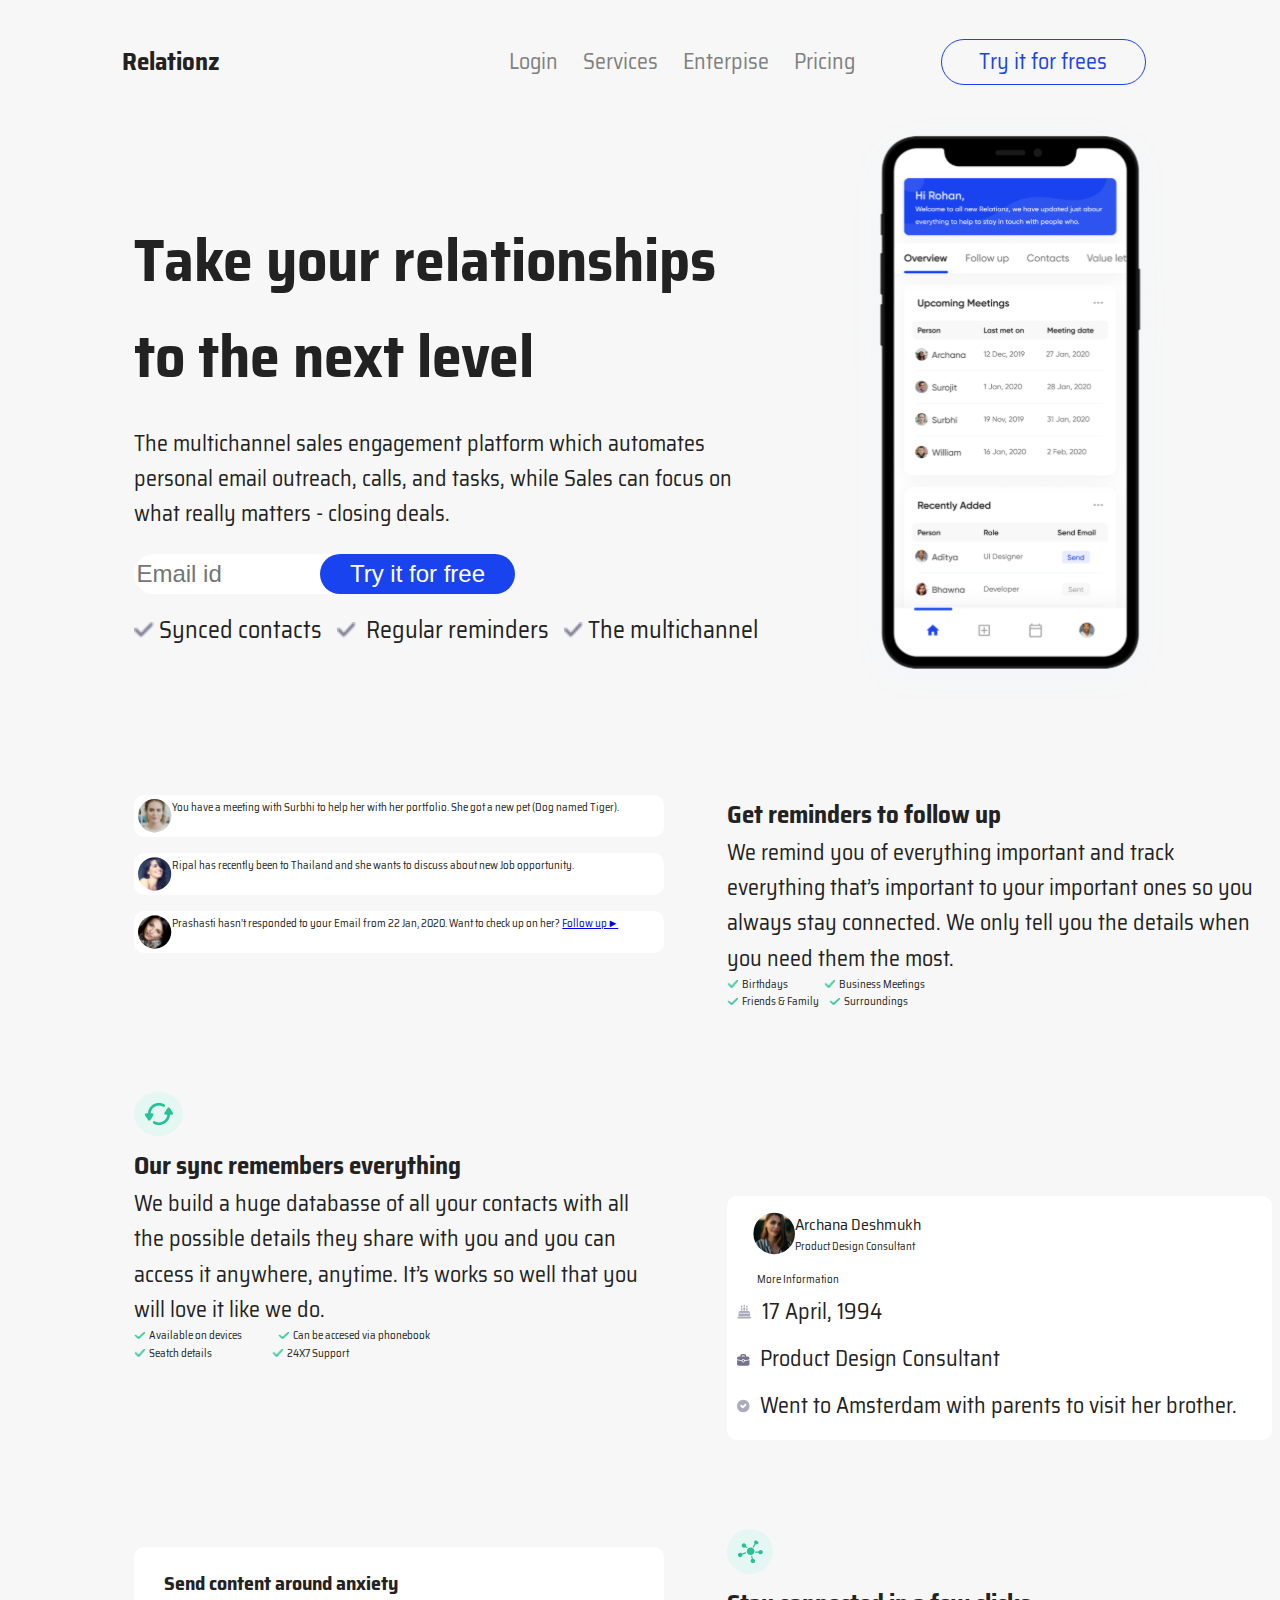
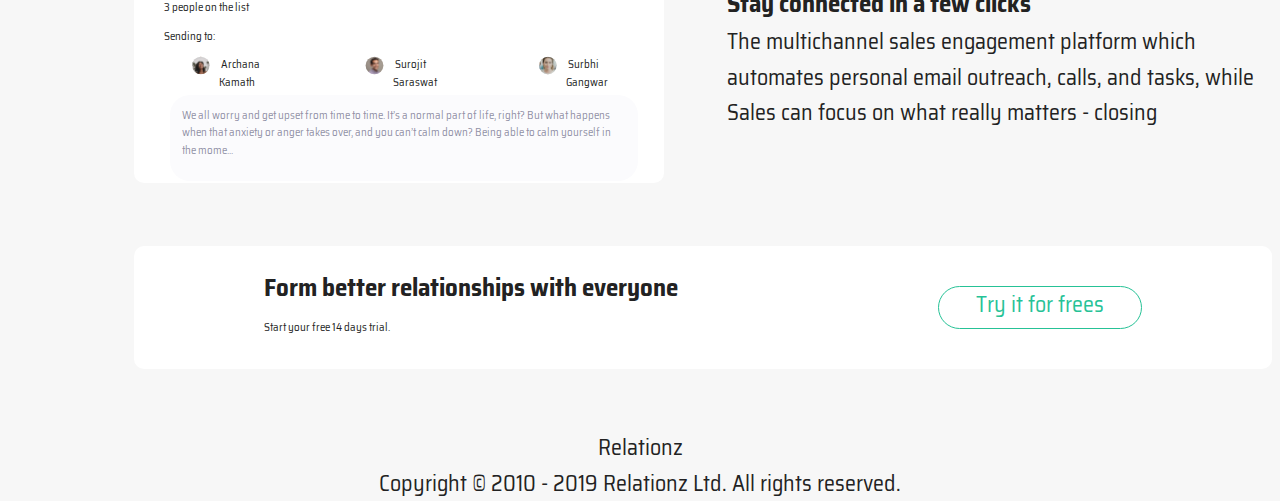
<file: labs-2/index.html>
<!DOCTYPE html>
<html lang="en">

<head>
    <meta charset="UTF-8">
    <meta name="viewport" content="width=device-width, initial-scale=1.0">
    <link rel="stylesheet" href="css/style.css">
    <link href="https://fonts.googleapis.com/css2?family=Saira+Semi+Condensed:wght@500;600;700&display=swap" rel="stylesheet">
    <title>Document</title>
</head>

<body>

    <header>
        <div class="conteiner">

            <div class="header_inner">
                <div class="header_logo">
                    <a> Relationz</a>
                </div>
                <div class="header_burger">
                    <span></span>
                </div>
                <nav class="header_menu">
                    <a class="nav_link">Login</a>
                    <a class="nav_link" href="https://www.film.ru/sites/default/files/styles/thumb_1024x450/public/filefield_paths/maxresdefault_239.jpg">Services</a>
                    <a class="nav_link" href="https://flexboxfroggy.com/#ru">Enterpise</a>
                    <a class="nav_link" href="https://tproger.ru/translations/how-css-flexbox-works/">Pricing</a>
                </nav>
                <div class="nav_button" href="#">
                    Try it for frees
                </div>


            </div>

        </div>
    </header>
    <div class="intro">
        <div class="main_information">
            <div class="title">
                <a>Take your relationships to the next level</a>

            </div>
            <div class="subtitle">
                <p>The multichannel sales engagement platform which automates personal email outreach, calls, and tasks, while Sales can focus on what really matters - closing deals.</p>

            </div>
            <div class="email">
                <input type="email" placeholder="Email id">
                <button> Try it for free</button>

            </div>
            <div class="check_box ">
                <img src="image/done.png" alt="">&shy Synced contacts &shy &shy <img src="image/done.png" alt=""> &shy Regular reminders &shy &shy <img src="image/done.png" alt="">&shy The multichannel

            </div>



        </div>
        <div class="image ">

            <div class="mockup ">
                <img src="image/Mockup.svg " alt="mockup "></div>

        </div>

    </div>
    <div class="info">
        <div class="column_left">
            <div class="left_row1">
                <div class="sub_row1_text1">
                    <img src="image/Face/face1.svg" alt="Face_one">
                    <a>You have a meeting with Surbhi to help her with her portfolio. She got a new pet (Dog named Tiger).</a>
                </div>
                <div class="sub_row1_text2">
                    <img src="image/Face/face2.svg" alt="Face_two">
                    <a>Ripal has recently been to Thailand and she wants to discuss about new Job opportunity.</a>
                </div>
                <div class="sub_row1_text3">
                    <img src="image/Face/face3.svg" alt="Face_thirdy">
                    <div><a>Prashasti hasn’t responded to your Email from 22 Jan, 2020. Want to check up on her? <a href="#" >Follow up&#9658</href></a> </a>
                    </div>
                </div>

            </div>
            <div class="left_row2">
                <img src="image/arrows.png" class="arrows" alt="">
                <div class="left_row2_title">
                    Our sync remembers everything
                </div>
                <a>We build a huge databasse of all your contacts with all the possible details they share with you and you can access it anywhere, anytime. It’s works so well that you will love it like we do.</a>
                <div class="check">
                    <div class="check1">
                        <img src="image/check.png" alt=""> &shy Available on devices &shy &shy &shy &shy &shy &shy &shy &shy &shy &shy &shy &shy &shy &shy &shy &shy &shy <img src="image/check.png" alt=""> &shy Can be accesed via phonebook
                    </div>


                    <div class="check2">
                        <img src="image/check.png" alt=""> &shy Seatch details &shy &shy &shy &shy &shy &shy &shy &shy &shy &shy &shy &shy &shy &shy &shy &shy &shy &shy &shy &shy &shy &shy &shy &shy &shy &shy &shy &shy &shy <img src="image/check.png"
                            alt=""> &shy 24X7 Support
                    </div>

                </div>
            </div>
            <div class="left_row3 ">
                <div class="left_row3_info">
                    <div class="left_row3_title">Send content around anxiety</div>
                    <a>3 people on the list</a>
                    <p> Sending to:</p>
                </div>
                <div class="people_row">
                    <div class="peaple_info"> <img src="image/Face/Ellipse (1).svg" alt=""> &shy Archana Kamath </div>
                    <div class="peaple_info"> <img src="image/Face/Ellipse (2).svg" alt=""> &shy Surojit Saraswat</div>
                    <div class="peaple_info"> <img src="image/Face/Ellipse (3).svg" alt=""> &shy Surbhi Gangwar</div>
                </div>
                <div class="messenger">
                    We all worry and get upset from time to time. It’s a normal part of life, right? But what happens when that anxiety or anger takes over, and you can’t calm down? Being able to calm yourself in the mome... </div>

            </div>

        </div>
        <div class="column_right">
            <div class="right_row1">
                <div class="row1_title">Get reminders to follow up</div>
                <a>We remind you of everything important and track everything that’s important to your important ones so you always stay connected. We only tell you the details when you need them the most.</a>
                <div class="check">
                    <div class="check1">
                        <img src="image/check.png" alt=""> &shy Birthdays &shy &shy &shy &shy &shy &shy &shy &shy &shy &shy &shy &shy &shy &shy &shy &shy &shy <img src="image/check.png" alt=""> &shy Business Meetings
                    </div>


                    <div class="check2">
                        <img src="image/check.png" alt=""> &shy Friends & Family &shy &shy &shy &shy <img src="image/check.png" alt=""> &shy Surroundings
                    </div>

                </div>
            </div>
            <div class="right_row2">
                <div class="title_row2_text1">
                    <img src="image/Face/Face4.svg" alt="Face">
                    <div>Archana Deshmukh
                        <div class="title_row2_subText">Product Design Consultant</div>
                    </div>
                </div>
                <div class="sub_row2_text1">More Information</div>
                <div class="sub_row2_text2"> <img src="image/Group.svg" alt=""> &shy 17 April, 1994</div>
                <div class="sub_row2_text3"> <img src="image/Group (1).svg" alt="">&shy &shy Product Design Consultant</div>
                <div class="sub_row2_text4"> <img src="image/Vector.svg" alt="">&shy &shy Went to Amsterdam with parents to visit her brother.</div>
            </div>
            <div class="right_row3">
                <img src="image/Virus.svg" class="arrows" alt="">
                <div class="right_row3_title">
                    Stay connected in a few clicks
                </div>
                <a>The multichannel sales engagement platform which automates personal email outreach, calls, and tasks, while Sales can focus on what really matters - closing</a>

            </div>
        </div>

    </div>





    </div>

    <div class="bottom_baner">
        <div class="bottom_info">
            <div class="sub_text">
                <div class="bottom_title">Form better relationships with everyone</div>
                <p class="sub_text">Start your free 14 days trial.</p>
            </div>
            <div class="bottom_button" href="#">
                Try it for frees
            </div>
        </div>

    </div>
    <footer>

        <a>Relationz</a>
        <br>
        <a>Copyright &copy 2010 - 2019 Relationz Ltd. All rights reserved.</a>


    </footer>
    <script src="https://code.jquery.com/jquery-3.4.1.slim.min.js"></script>
    <script src="script/script.js"></script>
</body>

</html>
</file>
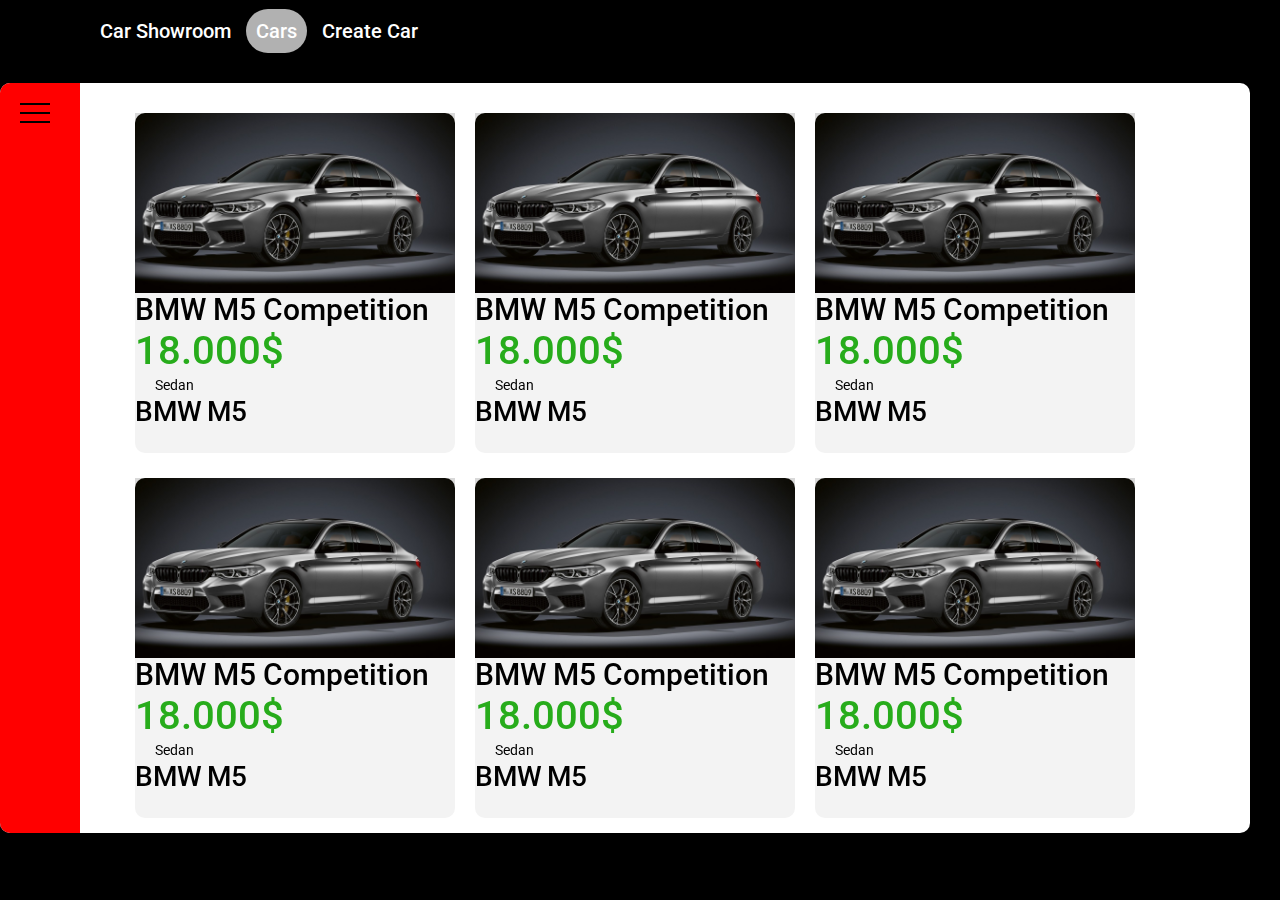
<file: cars.html>
<!DOCTYPE html>
<html lang="en">

<head>
    <meta charset="UTF-8">
    <meta name="viewport" content="width=device-width, initial-scale=1.0">
    <link rel="stylesheet" href="css/style.css">
    <link href="https://fonts.googleapis.com/css2?family=Roboto:ital,wght@0,300;0,400;0,500;0,700;0,900;1,100;1,300;1,400;1,500;1,700&display=swap" rel="stylesheet">
    <title>Car Shop</title>
</head>

<body>
    <header>
        <div class="conteiner">
            <div class="header_inner">
                <nav class="header_nav">
                    <a class="nav_link" href=""> Car Showroom</a>
                    <a class="nav_link cars" href="">Cars</a>
                    <a class="nav_link" href=".//create.html">Create Car</a>
                </nav>
            </div>
        </div>
    </header>
    <div class="conteiner_car">


        <div class="hero_card">

            <div class="slider_menu">
                <div class="header_burger">
                    <span></span>
                </div>

                <div class="slider_text">

                </div>
            </div>

            <div class="card_pole">
                <div class="cars_card">
                    <div class="front_card">
                        <div class="card_image">
                            <img class="card_image__poligon" src="img/news-1005181.jpg" alt="">
                        </div>
                        <div class="card_information">
                            <div class="card_information__title">BMW M5 Competition</div>
                            <div class="card_information__price">18.000$</div>
                            <div class="card_information__type">Sedan</div>
                            <div class="card_informatio__car">
                                <div class="card_information__brand">BMW</div>
                                <div class="card_information__model">M5</div>
                            </div>
                        </div>
                    </div>
                    <div class="back_card">
                        <div class="back_information">
                            <div class="card_information_description"> Description</div>
                            <textarea disabled class="information_textarea" form="usrform">Now with a compelling Representative 2.9% APR.BMW (UK) Ltd is a credit broker not a lender. Ts&Cs apply. 
                        </textarea>
                            <div class="card_button">
                                <button onclick="window.location.href='create.html'" class=" card_button__edit ">Edit</button>
                                <button class="card_button__remove ">Remove</button>
                            </div>
                        </div>
                    </div>
                </div>
                <div class="cars_card">
                    <div class="front_card">
                        <div class="card_image">
                            <img class="card_image__poligon" src="img/news-1005181.jpg" alt="">
                        </div>
                        <div class="card_information">
                            <div class="card_information__title">BMW M5 Competition</div>
                            <div class="card_information__price">18.000$</div>
                            <div class="card_information__type">Sedan</div>
                            <div class="card_informatio__car">
                                <div class="card_information__brand">BMW</div>
                                <div class="card_information__model">M5</div>
                            </div>
                        </div>

                    </div>
                    <div class="back_card">
                        <div class="back_information">
                            <div class="card_information_description"> Description</div>
                            <textarea disabled class="information_textarea" form="usrform">Now with a compelling Representative 2.9% APR.BMW (UK) Ltd is a credit broker not a lender. Ts&Cs apply. 
                        </textarea>
                            <div class="card_button">
                                <button onclick="window.location.href='create.html'" class=" card_button__edit ">Edit</button>
                                <button class="card_button__remove ">Remove</button>
                            </div>
                        </div>
                    </div>
                </div>
                <div class="cars_card">
                    <div class="front_card">
                        <div class="card_image">
                            <img class="card_image__poligon" src="img/news-1005181.jpg" alt="">
                        </div>
                        <div class="card_information">
                            <div class="card_information__title">BMW M5 Competition</div>
                            <div class="card_information__price">18.000$</div>
                            <div class="card_information__type">Sedan</div>
                            <div class="card_informatio__car">
                                <div class="card_information__brand">BMW</div>
                                <div class="card_information__model">M5</div>
                            </div>
                        </div>

                    </div>
                    <div class="back_card">
                        <div class="back_information">
                            <div class="card_information_description"> Description</div>
                            <textarea disabled class="information_textarea" form="usrform">Now with a compelling Representative 2.9% APR.BMW (UK) Ltd is a credit broker not a lender. Ts&Cs apply. 
                        </textarea>
                            <div class="card_button">
                                <button onclick="window.location.href='create.html'" class=" card_button__edit ">Edit</button>
                                <button class="card_button__remove ">Remove</button>
                            </div>
                        </div>
                    </div>
                </div>
                <div class="cars_card">
                    <div class="front_card">
                        <div class="card_image">
                            <img class="card_image__poligon" src="img/news-1005181.jpg" alt="">
                        </div>
                        <div class="card_information">
                            <div class="card_information__title">BMW M5 Competition</div>
                            <div class="card_information__price">18.000$</div>
                            <div class="card_information__type">Sedan</div>
                            <div class="card_informatio__car">
                                <div class="card_information__brand">BMW</div>
                                <div class="card_information__model">M5</div>
                            </div>
                        </div>

                    </div>
                    <div class="back_card">
                        <div class="back_information">
                            <div class="card_information_description"> Description</div>
                            <textarea disabled class="information_textarea" form="usrform">Now with a compelling Representative 2.9% APR.BMW (UK) Ltd is a credit broker not a lender. Ts&Cs apply. 
                        </textarea>
                            <div class="card_button">
                                <button onclick="window.location.href='create.html'" class=" card_button__edit ">Edit</button>
                                <button class="card_button__remove ">Remove</button>
                            </div>
                        </div>
                    </div>
                </div>
                <div class="cars_card">
                    <div class="front_card">
                        <div class="card_image">
                            <img class="card_image__poligon" src="img/news-1005181.jpg" alt="">
                        </div>
                        <div class="card_information">
                            <div class="card_information__title">BMW M5 Competition</div>
                            <div class="card_information__price">18.000$</div>
                            <div class="card_information__type">Sedan</div>
                            <div class="card_informatio__car">
                                <div class="card_information__brand">BMW</div>
                                <div class="card_information__model">M5</div>
                            </div>
                        </div>

                    </div>
                    <div class="back_card">
                        <div class="back_information">
                            <div class="card_information_description"> Description</div>
                            <textarea disabled class="information_textarea" form="usrform">Now with a compelling Representative 2.9% APR.BMW (UK) Ltd is a credit broker not a lender. Ts&Cs apply. 
                        </textarea>
                            <div class="card_button">
                                <button onclick="window.location.href='create.html'" class=" card_button__edit ">Edit</button>
                                <button class="card_button__remove ">Remove</button>
                            </div>
                        </div>
                    </div>
                </div>
                <div class="cars_card">
                    <div class="front_card">
                        <div class="card_image">
                            <img class="card_image__poligon" src="img/news-1005181.jpg" alt="">
                        </div>
                        <div class="card_information">
                            <div class="card_information__title">BMW M5 Competition</div>
                            <div class="card_information__price">18.000$</div>
                            <div class="card_information__type">Sedan</div>
                            <div class="card_informatio__car">
                                <div class="card_information__brand">BMW</div>
                                <div class="card_information__model">M5</div>
                            </div>
                        </div>

                    </div>
                    <div class="back_card">
                        <div class="back_information">
                            <div class="card_information_description"> Description</div>
                            <textarea disabled class="information_textarea" form="usrform">Now with a compelling Representative 2.9% APR.BMW (UK) Ltd is a credit broker not a lender. Ts&Cs apply. 
                        </textarea>
                            <div class="card_button">
                                <button onclick="window.location.href='create.html'" class=" card_button__edit ">Edit</button>
                                <button class="card_button__remove ">Remove</button>
                            </div>
                        </div>
                    </div>
                </div>
            </div>

        </div>

    </div>
    <script src="https://code.jquery.com/jquery-3.4.1.slim.min.js"></script>
    <script src="script/script.js"></script>
</body>

</html>
</file>
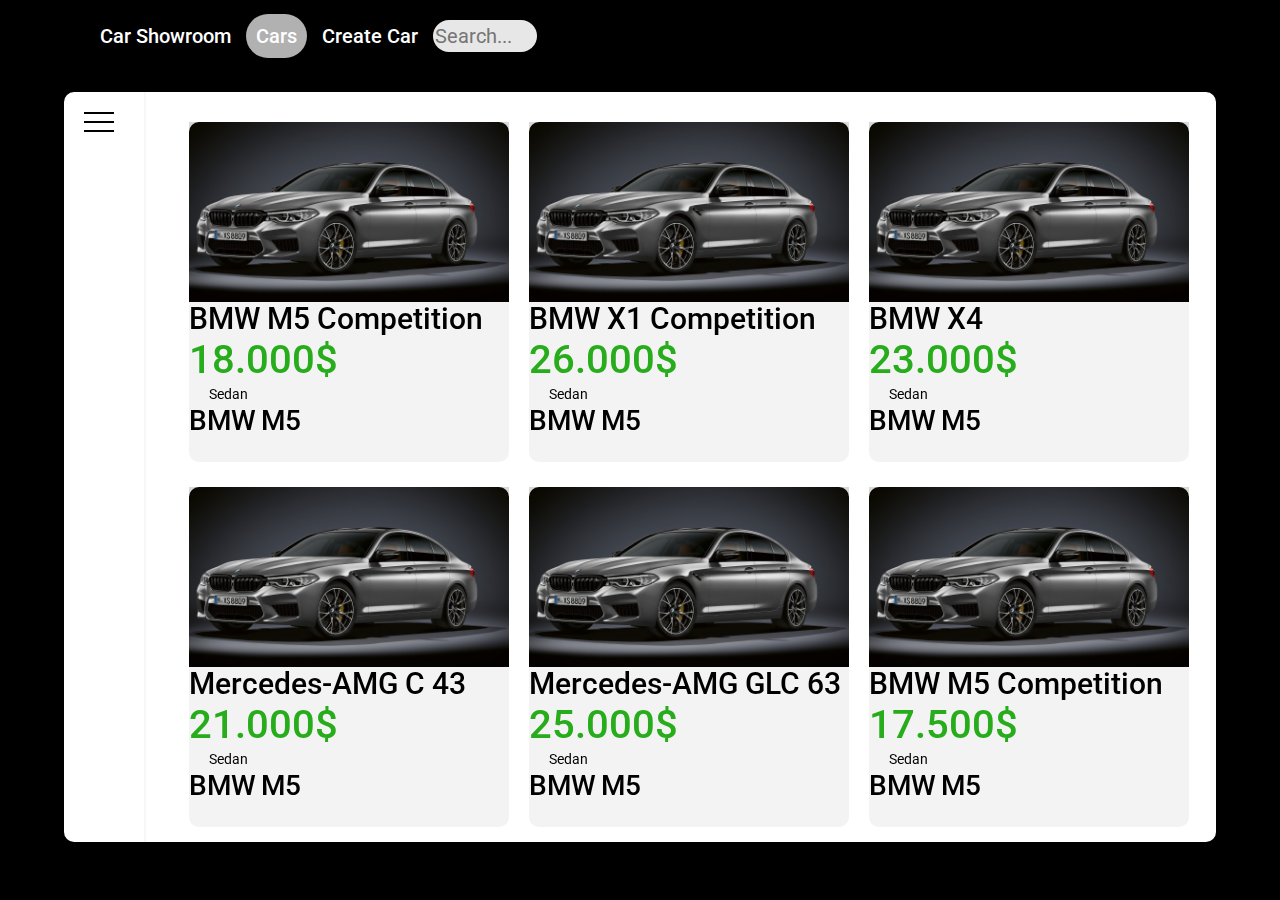
<file: labs-3/cars.html>
<!DOCTYPE html>
<html lang="en">

<head>
    <meta charset="UTF-8">
    <meta name="viewport" content="width=device-width, initial-scale=1.0">
    <link rel="stylesheet" href="css/style.css">
    <link href="https://fonts.googleapis.com/css2?family=Roboto:ital,wght@0,300;0,400;0,500;0,700;0,900;1,100;1,300;1,400;1,500;1,700&display=swap" rel="stylesheet">
    <title>Car Shop</title>
</head>

<body>
    <header>
        <div class="conteiner">
            <div class="header_inner">
                <nav class="header_nav">
                    <a class="nav_link" href=""> Car Showroom</a>
                    <a class="nav_link cars" href="">Cars</a>
                    <a class="nav_link" href=".//create.html">Create Car</a>

                    <input type="text" placeholder="Search..." id="carsSearch">
                </nav>
            </div>
        </div>
    </header>
    <div class="conteiner_car">


        <div class="hero_card">

            <div class="slider_menu">
                <div class="header_burger">
                    <span></span>


                </div>

                <div class="slider_text">
                    <div class="block_price">
                        <div class="sort">
                            <!-- <label class="label_sort" for="type">Price:</label> -->
                            <div class="sort">
                                <button class="highest_first">highest first</button>
                                <button class="lowest_first">lowest first</button></div>
                            <!-- <select class="select_sort" id="price" name="price">
                            <option >highest first</option>
                            <option >lowest first</option>

                                </select> -->
                        </div>
                        <div class="title_price">Price</div>
                        <div class="input_price">
                            <input placeholder="from" class="order_input" type="text">
                            <input placeholder="to" class="order_input" type="text">

                        </div>
                        <button class="accept">
                            accept
                        </button>
                        <p> <br></p>

                        <hr>
                        <div class="total_price">
                            Total price
                        </div>
                        <div class="total_price_output"></div>
                        <div class="total_price">
                            Number of cars
                        </div>
                        <div class="total_price_output"></div>
                        <button class="calculate">calculate</button>
                    </div>



                </div>
            </div>


            <div class="card_pole">
                <div class="cars_card" price-sort="18000">
                    <div class="front_card">
                        <div class="card_image">
                            <img class="card_image__poligon" src="img/news-1005181.jpg" alt="">
                        </div>
                        <div class="card_information">
                            <div class="card_information__title">BMW M5 Competition</div>
                            <div class="card_information__price">18.000$</div>
                            <div class="card_information__type">Sedan</div>
                            <div class="card_informatio__car">
                                <div class="card_information__brand">BMW</div>
                                <div class="card_information__model">M5</div>
                            </div>
                        </div>
                    </div>
                    <div class="back_card">
                        <div class="back_information">
                            <div class="card_information_description"> Description</div>
                            <textarea disabled class="information_textarea" form="usrform">Now with a compelling Representative 2.9% APR.BMW (UK) Ltd is a credit broker not a lender. Ts&Cs apply. 
                        </textarea>
                            <div class="card_button">
                                <button onclick="window.location.href='edit.html'" class=" card_button__edit ">Edit</button>
                                <button class="card_button__remove ">Remove</button>
                            </div>
                        </div>
                    </div>
                </div>
                <div class="cars_card" price-sort="26000">
                    <div class="front_card">
                        <div class="card_image">
                            <img class="card_image__poligon" src="img/news-1005181.jpg" alt="">
                        </div>
                        <div class="card_information">
                            <div class="card_information__title">BMW X1 Competition</div>
                            <div class="card_information__price">26.000$</div>
                            <div class="card_information__type">Sedan</div>
                            <div class="card_informatio__car">
                                <div class="card_information__brand">BMW</div>
                                <div class="card_information__model">M5</div>
                            </div>
                        </div>

                    </div>
                    <div class="back_card">
                        <div class="back_information">
                            <div class="card_information_description"> Description</div>
                            <textarea disabled class="information_textarea" form="usrform">Now with a compelling Representative 2.9% APR.BMW (UK) Ltd is a credit broker not a lender. Ts&Cs apply. 
                        </textarea>
                            <div class="card_button">
                                <button onclick="window.location.href='edit.html'" class=" card_button__edit ">Edit</button>
                                <button class="card_button__remove ">Remove</button>
                            </div>
                        </div>
                    </div>
                </div>
                <div class="cars_card" price-sort="23000">
                    <div class="front_card">
                        <div class="card_image">
                            <img class="card_image__poligon" src="img/news-1005181.jpg" alt="">
                        </div>
                        <div class="card_information">
                            <div class="card_information__title">BMW X4</div>
                            <div class="card_information__price">23.000$</div>
                            <div class="card_information__type">Sedan</div>
                            <div class="card_informatio__car">
                                <div class="card_information__brand">BMW</div>
                                <div class="card_information__model">M5</div>
                            </div>
                        </div>

                    </div>
                    <div class="back_card">
                        <div class="back_information">
                            <div class="card_information_description"> Description</div>
                            <textarea disabled class="information_textarea" form="usrform">Now with a compelling Representative 2.9% APR.BMW (UK) Ltd is a credit broker not a lender. Ts&Cs apply. 
                        </textarea>
                            <div class="card_button">
                                <button onclick="window.location.href='edit.html'" class=" card_button__edit ">Edit</button>
                                <button class="card_button__remove ">Remove</button>
                            </div>
                        </div>
                    </div>
                </div>
                <div class="cars_card" price-sort="21000">
                    <div class="front_card">
                        <div class="card_image">
                            <img class="card_image__poligon" src="img/news-1005181.jpg" alt="">
                        </div>
                        <div class="card_information">
                            <div class="card_information__title">Mercedes-AMG C 43</div>
                            <div class="card_information__price">21.000$</div>
                            <div class="card_information__type">Sedan</div>
                            <div class="card_informatio__car">
                                <div class="card_information__brand">BMW</div>
                                <div class="card_information__model">M5</div>
                            </div>
                        </div>

                    </div>
                    <div class="back_card">
                        <div class="back_information">
                            <div class="card_information_description"> Description</div>
                            <textarea disabled class="information_textarea" form="usrform">Now with a compelling Representative 2.9% APR.BMW (UK) Ltd is a credit broker not a lender. Ts&Cs apply. 
                        </textarea>
                            <div class="card_button">
                                <button onclick="window.location.href='edit.html'" class=" card_button__edit ">Edit</button>
                                <button class="card_button__remove ">Remove</button>
                            </div>
                        </div>
                    </div>
                </div>
                <div class="cars_card" price-sort="25000">
                    <div class="front_card">
                        <div class="card_image">
                            <img class="card_image__poligon" src="img/news-1005181.jpg" alt="">
                        </div>
                        <div class="card_information">
                            <div class="card_information__title">Mercedes-AMG GLC 63</div>
                            <div class="card_information__price">25.000$</div>
                            <div class="card_information__type">Sedan</div>
                            <div class="card_informatio__car">
                                <div class="card_information__brand">BMW</div>
                                <div class="card_information__model">M5</div>
                            </div>
                        </div>

                    </div>
                    <div class="back_card">
                        <div class="back_information">
                            <div class="card_information_description"> Description</div>
                            <textarea disabled class="information_textarea" form="usrform">Now with a compelling Representative 2.9% APR.BMW (UK) Ltd is a credit broker not a lender. Ts&Cs apply. 
                        </textarea>
                            <div class="card_button">
                                <button onclick="window.location.href='edit.html'" class=" card_button__edit ">Edit</button>
                                <button class="card_button__remove ">Remove</button>
                            </div>
                        </div>
                    </div>
                </div>
                <div class="cars_card" price-sort="17500">
                    <div class="front_card">
                        <div class="card_image">
                            <img class="card_image__poligon" src="img/news-1005181.jpg" alt="">
                        </div>
                        <div class="card_information">
                            <div class="card_information__title">BMW M5 Competition</div>
                            <div class="card_information__price">17.500$</div>
                            <div class="card_information__type">Sedan</div>
                            <div class="card_informatio__car">
                                <div class="card_information__brand">BMW</div>
                                <div class="card_information__model">M5</div>
                            </div>
                        </div>

                    </div>
                    <div class="back_card">
                        <div class="back_information">
                            <div class="card_information_description"> Description</div>
                            <textarea disabled class="information_textarea" form="usrform">Now with a compelling Representative 2.9% APR.BMW (UK) Ltd is a credit broker not a lender. Ts&Cs apply. 
                        </textarea>
                            <div class="card_button">
                                <button onclick="window.location.href='edit.html'" class=" card_button__edit ">Edit</button>
                                <button class="card_button__remove ">Remove</button>
                            </div>
                        </div>
                    </div>
                </div>
            </div>

        </div>

    </div>
    <script src="https://code.jquery.com/jquery-3.4.1.slim.min.js"></script>
    <script src="script/script.js"></script>
    <script src="script/SortType.js"></script>
    <script src="script/Search.js"></script>


</body>

</html>
</file>
<file: labs-2/css/style.css>
/* sections */

@import "./global.css";
@import "./header.css";
@import "./intro.css";
@import "./info.css";
@import "./bottom_baner.css";
@import "./footer.css";
</file>
<file: css/style.css>
@import './/create.css';
@import './/normalize.css';
@import './/global.css';
@import './/cars.css';
</file>
<file: labs-3/css/style.css>
@import './/create.css';
@import './/normalize.css';
@import './/global.css';
@import './/cars.css';
</file>
